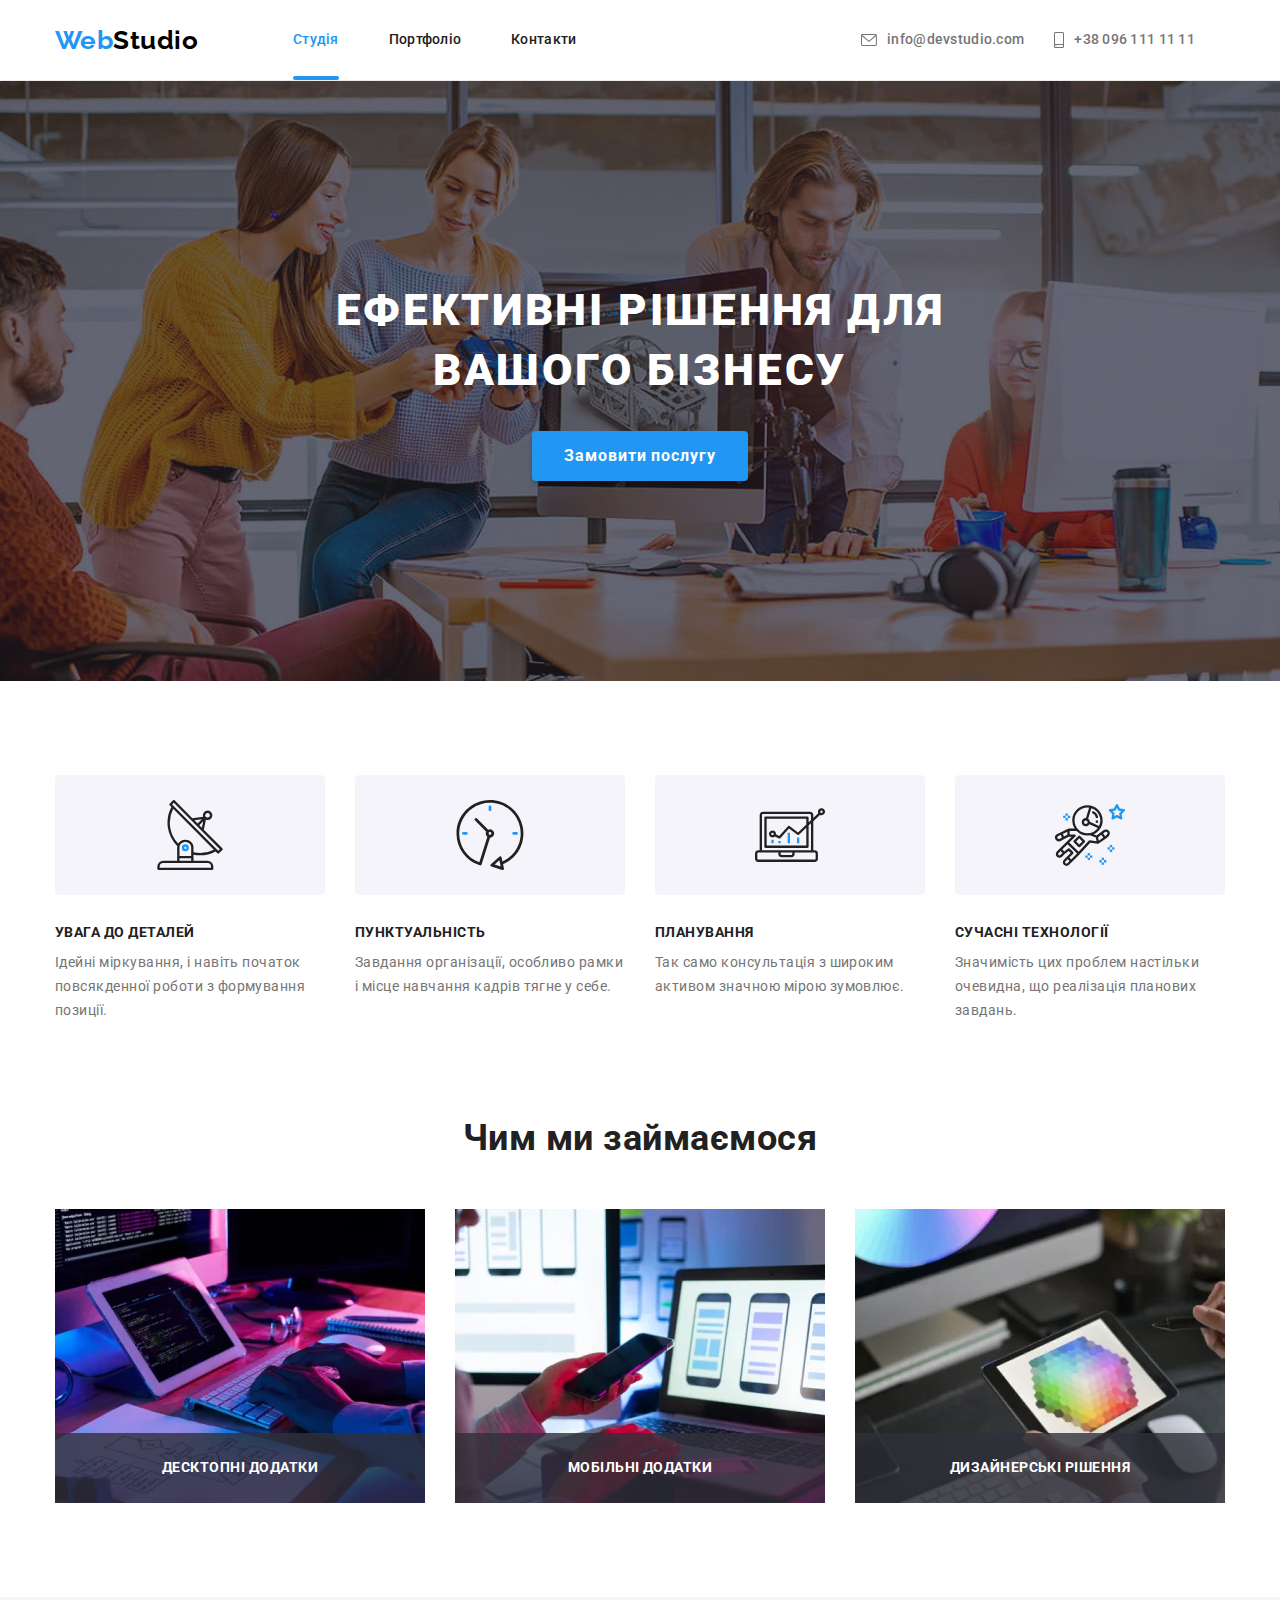
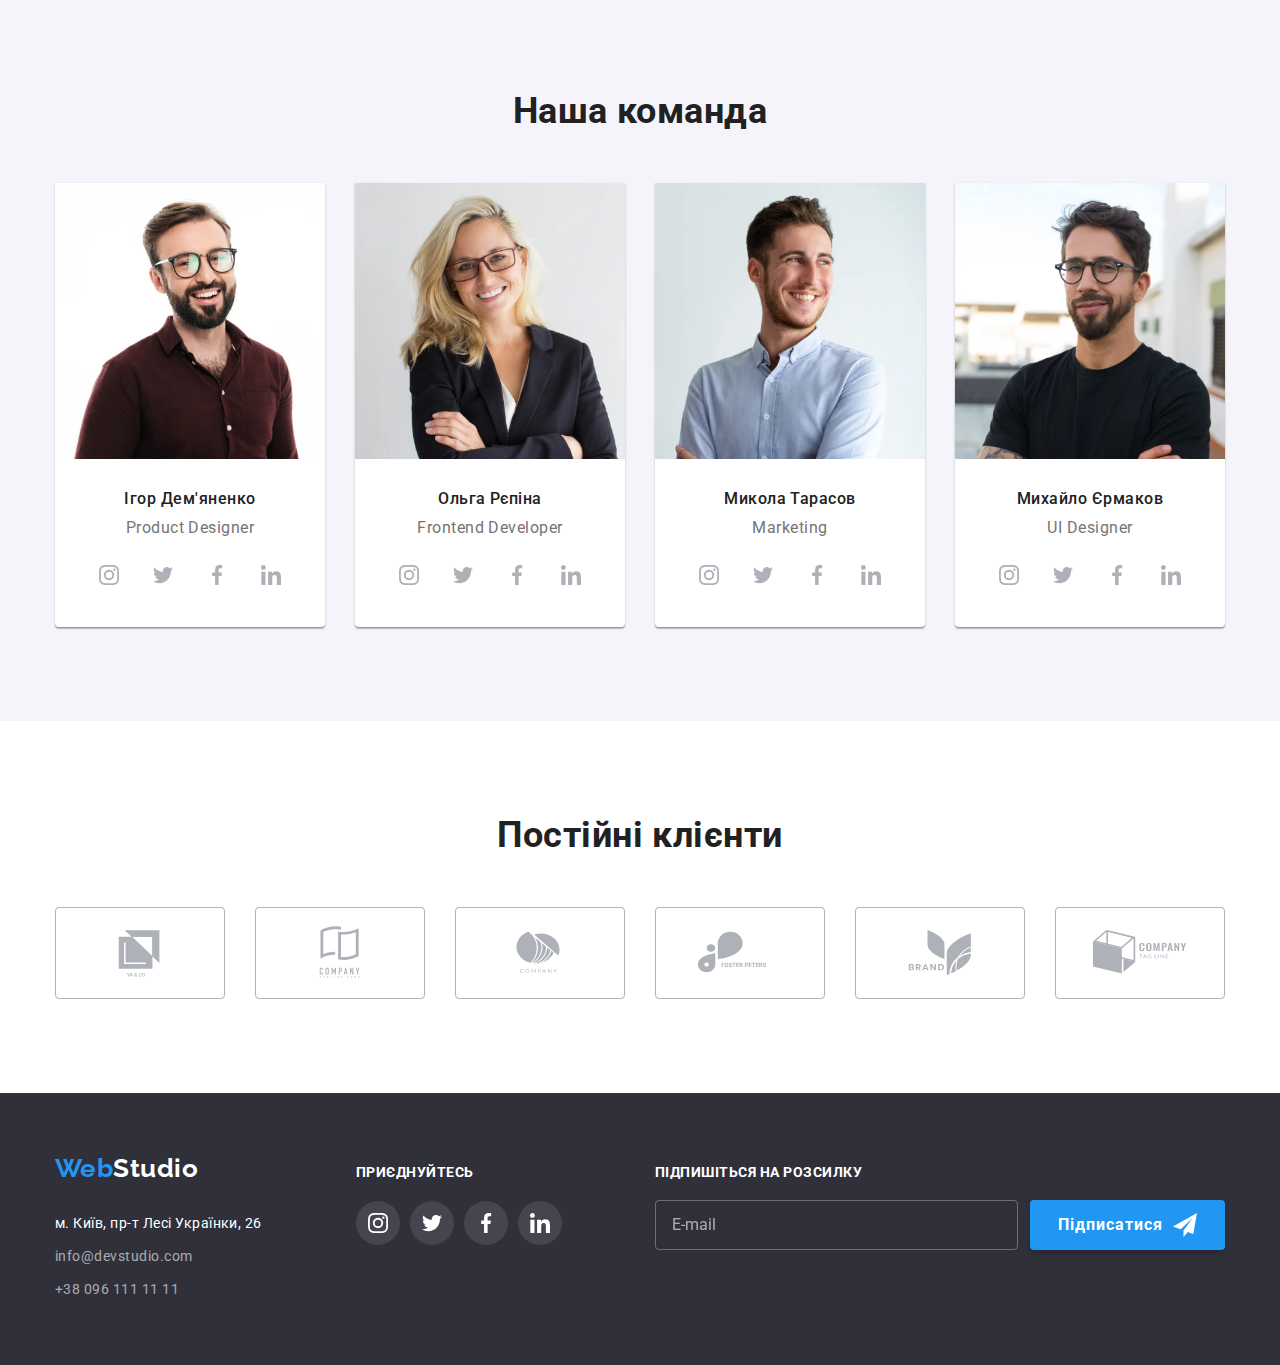
<file: index.html>
<!DOCTYPE html>
<html lang="uk">
  <head>
    <meta charset="UTF-8" />
    <meta http-equiv="X-UA-Compatible" content="IE=edge" />
    <meta name="viewport" content="width=device-width, initial-scale=1.0" />
    <title>Студія</title>
    <link
      href="https://fonts.googleapis.com/css2?family=Raleway:wght@700&family=Roboto:wght@400;500;700;900&display=swap"
      rel="stylesheet"
    />
    <link
      rel="stylesheet"
      href="https://cdnjs.cloudflare.com/ajax/libs/modern-normalize/1.1.0/modern-normalize.min.css"
    />
    <link rel="stylesheet" href="./css/main.min.css">
  </head>

  <body>
    <!-- Шапка -->

    <header>
      <div class="container header-container">
        <nav class="site-nav">
          <a class="logo header-logo" href="./index.html"> <span class="logo__part">Web</span>Studio</a>

          <button class="mobile-open js-open-menu" aria-expanded="false" aria-controls="mobile-menu" type="button">
            <svg width="40" height="40">
              <use href="./images/icons.svg#icon-menu"></use>
            </svg>
          </button>

          <ul class="site-nav__list">
            <li class="site-nav__item">
              <a class="site-nav__link site-nav__link--current" href="./index.html">Студія</a>
            </li>

            <li class="site-nav__item">
              <a class="site-nav__link" href="./portfolio.html">Портфоліо</a>
            </li>

            <li class="site-nav__item">
              <a class="site-nav__link" href="#">Контакти</a>
            </li>
          </ul>
        </nav>

        <ul class="contact-list">
          <li class="contact-list__item">
            <a class="contact-list__link" href="mailto:info@devstudio.com">
              <svg class="contact-list__icon" width="16" height="12">
                <use href="./images/icons.svg#icon-envelope"></use>
              </svg>
              info@devstudio.com
            </a>
          </li>

          <li class="contact-list__item">
            <a class="contact-list__link" href="tel:+380961111111">
              <svg class="contact-list__icon" width="10" height="16">
                <use href="./images/icons.svg#icon-smartphone"></use>
              </svg>
              +38 096 111 11 11
            </a>
          </li>
        </ul>
      </div>
    </header>

    <main>
      <!-- Герой -->
      <section class="hero-section section">
        <div class="container">
          <div class="hero-container">
            <h1 class="hero-section__title">Ефективні рішення для вашого бізнесу</h1>
            <button class="hero-section__button button" type="button" data-modal-open>Замовити послугу</button>
          </div>
        </div>
      </section>

      <!-- Особливості -->

      <section class="section">
        <div class="container">
          <h2 class="visually-hidden">Особливості</h2>

          <ul class="features-list">
            <li class="features-list__item">
              <div class="features-list__icon">
                <svg width="70" height="70">
                  <use href="./images/icons.svg#icon-antenna"></use>
                </svg>
              </div>
              <h3 class="features-list__title">УВАГА ДО ДЕТАЛЕЙ</h3>
              <p class="features-list__text">
                Ідейні міркування, і навіть початок повсякденної роботи з формування позиції.
              </p>
            </li>

            <li class="features-list__item">
              <div class="features-list__icon">
                <svg width="70" height="70">
                  <use href="./images/icons.svg#icon-clock"></use>
                </svg>
              </div>
              <h3 class="features-list__title">ПУНКТУАЛЬНІСТЬ</h3>
              <p class="features-list__text">
                Завдання організації, особливо рамки і місце навчання кадрів тягне у себе.
              </p>
            </li>

            <li class="features-list__item">
              <div class="features-list__icon">
                <svg width="70" height="70">
                  <use href="./images/icons.svg#icon-diagram"></use>
                </svg>
              </div>
              <h3 class="features-list__title">ПЛАНУВАННЯ</h3>
              <p class="features-list__text">Так само консультація з широким активом значною мірою зумовлює.</p>
            </li>

            <li class="features-list__item">
              <div class="features-list__icon">
                <svg width="70" height="70">
                  <use href="./images/icons.svg#icon-astronaut"></use>
                </svg>
              </div>
              <h3 class="features-list__title">СУЧАСНІ ТЕХНОЛОГІЇ</h3>
              <p class="features-list__text">
                Значимість цих проблем настільки очевидна, що реалізація планових завдань.
              </p>
            </li>
          </ul>
        </div>
      </section>

      <!-- Чим ми займаємось -->

      <section class="services">
        <div class="container">
          <h2 class="services__title">Чим ми займаємося</h2>
          <ul class="services__list">
            <li class="services__item">
              <picture>
                <source srcset="./images/keyboard-1x.webp 1x, ./images/keyboard-2x.webp 2x" type="image/webp">
                <source srcset="./images/keyboard-1x.jpg 1x, ./images/keyboard-2x.jpg 2x" type="image/jpg">
                <img src="./images/keyboard-1x.jpg" alt="робота на комп'ютері" width="370" />
              </picture>
              
              <div class="services__label">
                <p class="services__label-text">Десктопні додатки</p>
              </div>
            </li>

            <li class="services__item">
              <picture>
                <source srcset="./images/laptop-1x.webp 1x, ./images/laptop-2x.webp 2x" type="image/webp">
                <source srcset="./images/laptop-1x.jpg 1x, ./images/laptop-2x.jpg 2x" type="image/jpg">
                <img src="./images/laptop-1x.jpg" alt="робота з ноутбуком" width="370" />
              </picture>
              
              <div class="services__label">
                <p class="services__label-text">Мобільні додатки</p>
              </div>
            </li>

            <li class="services__item">
              <picture>
                <source srcset="./images/tablet-1x.webp 1x, ./images/tablet-2x.webp 2x" type="image/webp">
                <source srcset="./images/tablet-1x.jpg 1x, ./images/tablet-2x.jpg 2x" type="image/jpg">
                <img src="./images/tablet-1x.jpg" alt="робота на планшеті" width="370" />
              </picture>
              
              <div class="services__label">
                <p class="services__label-text">Дизайнерські рішення</p>
              </div>
            </li>
          </ul>
        </div>
      </section>

      <!-- Команда -->

      <section class="team section">
        <div class="container">
          <h2 class="team__title">Наша команда</h2>
          <ul class="team__list">
            <li class="team__item">
              <picture>
                <source srcset="./images/demianenko-1x.webp 1x, ./images/demianenko-2x.webp 2x" type="image/webp">
                <source srcset="./images/demianenko-1x.jpg 1x, ./images/demianenko-2x.jpg 2x" type="image/jpg">
                <img src="./images/demianenko-1x.jpg" alt="фото Ігора Дем'яненко" width="100%" />
              </picture>
              
              <div class="team__member">
                <h3 class="team__name">Ігор Дем'яненко</h3>
                <p class="team__position" lang="en">Product Designer</p>

                <ul class="socials-list team-socials-list">
                  <li class="socials-list__item">
                    <a class="socials-list__link team-socials-list__link" href="#">
                      <svg width="20" height="20">
                        <use href="./images/icons.svg#icon-instagram"></use>
                      </svg>
                    </a>
                  </li>
                  <li class="socials-list__item">
                    <a class="socials-list__link team-socials-list__link" href="#">
                      <svg width="20" height="20">
                        <use href="./images/icons.svg#icon-twitter"></use>
                      </svg>
                    </a>
                  </li>
                  <li class="socials-list__item">
                    <a class="socials-list__link team-socials-list__link" href="#">
                      <svg width="20" height="20">
                        <use href="./images/icons.svg#icon-facebook"></use>
                      </svg>
                    </a>
                  </li>
                  <li class="socials-list__item">
                    <a class="socials-list__link team-socials-list__link" href="#">
                      <svg width="20" height="20">
                        <use href="./images/icons.svg#icon-linkedin"></use>
                      </svg>
                    </a>
                  </li>
                </ul>
              </div>
            </li>
            <li class="team__item">
              <picture>
                <source srcset="./images/repina-1x.webp 1x, ./images/repina-2x.webp 2x" type="image/webp">
                <source srcset="./images/repina-1x.jpg 1x, ./images/repina-2x.jpg 2x" type="image/jpg">
                <img src="./images/repina-1x.jpg" alt="фото Ольги Рєпіної" width="100%" />
              </picture>
              
              <div class="team__member">
                <h3 class="team__name">Ольга Рєпіна</h3>
                <p class="team__position" lang="en">Frontend Developer</p>
                <ul class="socials-list team-socials-list">
                  <li class="socials-list__item">
                    <a class="socials-list__link team-socials-list__link" href="#">
                      <svg width="20" height="20">
                        <use href="./images/icons.svg#icon-instagram"></use>
                      </svg>
                    </a>
                  </li>
                  <li class="socials-list__item">
                    <a class="socials-list__link team-socials-list__link" href="#">
                      <svg width="20" height="20">
                        <use href="./images/icons.svg#icon-twitter"></use>
                      </svg>
                    </a>
                  </li>
                  <li class="socials-list__item">
                    <a class="socials-list__link team-socials-list__link" href="#">
                      <svg width="20" height="20">
                        <use href="./images/icons.svg#icon-facebook"></use>
                      </svg>
                    </a>
                  </li>
                  <li class="socials-list__item">
                    <a class="socials-list__link team-socials-list__link" href="#">
                      <svg width="20" height="20">
                        <use href="./images/icons.svg#icon-linkedin"></use>
                      </svg>
                    </a>
                  </li>
                </ul>
              </div>
            </li>
            <li class="team__item">
              <picture>
                <source srcset="./images/tarasov-1x.webp 1x, ./images/tarasov-2x.webp 2x" type="image/webp">
                <source srcset="./images/tarasov-1x.jpg 1x, ./images/tarasov-2x.jpg 2x" type="image/jpg">
                <img src="./images/tarasov-1x.jpg" alt="фото Миколи Тарасова" width="100%" />
              </picture>
              
              <div class="team__member">
                <h3 class="team__name">Микола Тарасов</h3>
                <p class="team__position" lang="en">Marketing</p>
                <ul class="socials-list team-socials-list">
                  <li class="socials-list__item">
                    <a class="socials-list__link team-socials-list__link" href="#">
                      <svg width="20" height="20">
                        <use href="./images/icons.svg#icon-instagram"></use>
                      </svg>
                    </a>
                  </li>
                  <li class="socials-list__item">
                    <a class="socials-list__link team-socials-list__link" href="#">
                      <svg width="20" height="20">
                        <use href="./images/icons.svg#icon-twitter"></use>
                      </svg>
                    </a>
                  </li>
                  <li class="socials-list__item">
                    <a class="socials-list__link team-socials-list__link" href="#">
                      <svg width="20" height="20">
                        <use href="./images/icons.svg#icon-facebook"></use>
                      </svg>
                    </a>
                  </li>
                  <li class="socials-list__item">
                    <a class="socials-list__link team-socials-list__link" href="#">
                      <svg width="20" height="20">
                        <use href="./images/icons.svg#icon-linkedin"></use>
                      </svg>
                    </a>
                  </li>
                </ul>
              </div>
            </li>
            <li class="team__item">
              <picture>
                <source srcset="./images/iermakov-1x.webp 1x, ./images/iermakov-2x.webp 2x" type="image/webp">
                <source srcset="./images/iermakov-1x.jpg 1x, ./images/iermakov-2x.jpg 2x" type="image/jpg">
                <img src="./images/iermakov-1x.jpg" alt="фото Михайла Єрмакова" width="100%" />
              </picture>
              
              <div class="team__member">
                <h3 class="team__name">Михайло Єрмаков</h3>
                <p class="team__position" lang="en">UI Designer</p>
                <ul class="socials-list team-socials-list">
                  <li class="socials-list__item">
                    <a class="socials-list__link team-socials-list__link" href="#">
                      <svg width="20" height="20">
                        <use href="./images/icons.svg#icon-instagram"></use>
                      </svg>
                    </a>
                  </li>
                  <li class="socials-list__item">
                    <a class="socials-list__link team-socials-list__link" href="#">
                      <svg width="20" height="20">
                        <use href="./images/icons.svg#icon-twitter"></use>
                      </svg>
                    </a>
                  </li>
                  <li class="socials-list__item">
                    <a class="socials-list__link team-socials-list__link" href="#">
                      <svg width="20" height="20">
                        <use href="./images/icons.svg#icon-facebook"></use>
                      </svg>
                    </a>
                  </li>
                  <li class="socials-list__item">
                    <a class="socials-list__link team-socials-list__link" href="#">
                      <svg width="20" height="20">
                        <use href="./images/icons.svg#icon-linkedin"></use>
                      </svg>
                    </a>
                  </li>
                </ul>
              </div>
            </li>
          </ul>
        </div>
      </section>

      <!-- Постійні клієнти -->

      <section class="clients">
        <div class="container">
          <h2 class="clients__title">Постійні клієнти</h2>
          <ul class="clients__list">
            <li class="clients__item">
              <a class="clients__link" href="#">
                <svg width="106" height="60">
                  <use href="./images/icons.svg#icon-yaco"></use>
                </svg>
              </a>
            </li>
            <li class="clients__item">
              <a class="clients__link" href="#">
                <svg width="106" height="60">
                  <use href="./images/icons.svg#icon-companyh"></use>
                </svg>
              </a>
            </li>
            <li class="clients__item">
              <a class="clients__link" href="#">
                <svg width="106" height="60">
                  <use href="./images/icons.svg#icon-company"></use>
                </svg>
              </a>
            </li>
            <li class="clients__item">
              <a class="clients__link" href="#">
                <svg width="106" height="60">
                  <use href="./images/icons.svg#icon-fosterpeters"></use>
                </svg>
              </a>
            </li>
            <li class="clients__item">
              <a class="clients__link" href="#">
                <svg width="106" height="60">
                  <use href="./images/icons.svg#icon-brand"></use>
                </svg>
              </a>
            </li>
            <li class="clients__item">
              <a class="clients__link" href="#">
                <svg width="106" height="60">
                  <use href="./images/icons.svg#icon-tagline"></use>
                </svg>
              </a>
            </li>
          </ul>
        </div>
      </section>
    </main>

<!-- Підвал -->

    <footer class="footer">
      <div class="container footer-container">
        <div>
          <a href="./index.html" class="logo footer-logo"> <span class="logo__part">Web</span>Studio</a>
          
   <!-- Адреса -->
          <address>
            <ul class="address-list">
              <li>
                <a
                  class="address-list__link"
                  href="https://goo.gl/maps/CPtrU1FHBa2aNyZL9"
                  target="_blank"
                  rel="noopener noreferrer nofollow"
                  >м. Київ, пр-т Лесі Українки, 26</a
                >
              </li>
              <li>
                <a class="address-list__item" href="mailto:info@devstudio.com">info@devstudio.com</a>
              </li>
              <li>
                <a class="address-list__item" href="tel:+380961111111">+38 096 111 11 11</a>
              </li>
            </ul>
          </address>
        </div>

<!-- Приєднуйтесь -->

        <div class="join">
          <h3 class="join__title">Приєднуйтесь</h3>
          <ul class="socials-list join-list">
            <li class="join-list__item socials-list__item">
              <a class="join-list__link socials-list__link" href="#">
                <svg width="20" height="20">
                  <use href="./images/icons.svg#icon-instagram"></use>
                </svg>
              </a>
            </li>
            <li class="join-list__item socials-list__item">
              <a class="join-list__link socials-list__link" href="#">
                <svg width="20" height="20">
                  <use href="./images/icons.svg#icon-twitter"></use>
                </svg>
              </a>
            </li>
            <li class="join-list__item socials-list__item">
              <a class="join-list__link socials-list__link" href="#">
                <svg width="20" height="20">
                  <use href="./images/icons.svg#icon-facebook"></use>
                </svg>
              </a>
            </li>
            <li class="join-list__item socials-list__item">
              <a class="join-list__link socials-list__link" href="#">
                <svg width="20" height="20">
                  <use href="./images/icons.svg#icon-linkedin"></use>
                </svg>
              </a>
            </li>
          </ul>
        </div>

<!-- Підпишіться -->

        <div class="subscribe">
          <h3 class="subscribe__title">Підпишіться на розсилку</h3>
          <form class="subscribe-form">
            <input class="subscribe-form__input" type="email" name="user-email" placeholder="E-mail" />
            <button class="button subscribe-btn" type="submit">
              Підписатися
              <svg class="subscribe-btn__icon" width="24" height="24">
                <use href="./images/icons.svg#icon-send"></use>
              </svg>
            </button>
          </form>
        </div>
      </div>
    </footer>

<!-- Мобільне меню -->

    <div class="mobile-menu js-menu-container" id="mobile-menu">
      <div class="container mobile-menu__container">

        <button class="mobile-menu__close js-close-menu" type="button">
          <svg width="40" height="40">
            <use href="./images/icons.svg#icon-menu-close"></use>
          </svg>
        </button>

        <ul class="mobile-menu__list">
          <li class="mobile-menu__item">
            <a class="mobile-menu__link mobile-menu__link--current" href="./index.html">Студія</a>
          </li>

          <li class="mobile-menu__item">
            <a class="mobile-menu__link" href="./portfolio.html">Портфоліо</a>
          </li>

          <li class="mobile-menu__item">
            <a class="mobile-menu__link" href="#">Контакти</a>
          </li>
        </ul>
        <ul class="mobile-contact-list">
          <li class="mobile-contact-list__item">
            <a class="mobile-contact-list__tel" href="tel:+380961111111">+38 096 111 11 11</a>
          </li>
          <li class="mobile-contact-list__item">
            <a class="mobile-contact-list__mail" href="mailto:info@devstudio.com">info@devstudio.com</a>
          </li>
        </ul>
        <ul class="mobile-socials">
          <li class="mobile-socials__item">
            <a class="mobile-socials__link" href="">Instagram</a>
          </li>
          <li class="mobile-socials__item">
            <a class="mobile-socials__link" href="">Twitter</a>
          </li>
          <li class="mobile-socials__item">
            <a class="mobile-socials__link" href="">Facebook</a>
          </li>
          <li class="mobile-socials__item">
            <a class="mobile-socials__link" href="">LinkedIn</a>
          </li>
        </ul>
      </div>
    </div>

<!-- Модалка -->

    <div class="backdrop is-hidden" data-modal>
      <div class="modal">
        <button class="close-btn" type="button" data-modal-close>
          <svg width="18" height="18">
            <use href="./images/icons.svg#icon-close-black"></use>
          </svg>
        </button>
        

        <form class="form" name="contact-form" autocomplete="on">
          <h2 class="form__title">Залиште свої дані, ми вам передзвонимо</h2>
          <label class="form__label" for="user-name">Ім'я</label>
          <div class="form__field">
            <input class="form__input" id="user-name" type="text" name="user-name"/>
            <svg class="form__icon" width="18" height="18">
              <use href="./images/icons.svg#icon-user"></use>
            </svg>
          </div>

          <label class="form__label" for="user-tel">Телефон</label>
          <div class="form__field">
            <input class="form__input" id="user-tel" type="tel" name="user-tel" />
            <svg class="form__icon" width="18" height="18">
              <use href="./images/icons.svg#icon-phone"></use>
            </svg>
          </div>

          <label class="form__label" for="user-email">Пошта</label>
          <div class="form__field">
            <input class="form__input" id="user-email" type="email" name="user-email" />
            <svg class="form__icon" width="18" height="18">
              <use href="./images/icons.svg#icon-mail"></use>
            </svg>
          </div>

          <label class="form__label" for="user-comment">Коментар</label>
          <textarea
            class="form__textarea"
            name="user-comment"
            id="user-comment"
            placeholder="Введіть текст"
          ></textarea>

          <div class="checkbox">
            <label class="checkbox__label" for="terms-checkbox">
              <input
                class="checkbox__input"
                type="checkbox"
                name="terms-checkbox"
                id="terms-checkbox"
              />
              <svg class="checkbox__icon" width="16" height="15">
                <use href="./images/icons.svg#icon-check"></use>
              </svg>
              Погоджуюся з розсилкою та приймаю <a class="checkbox__link" href="#">Умови договору</a></label
            >
          </div>

          <button class="button form__button" type="submit">Відправити</button>
        </form>
      </div>
    </div>
    
    <script src="./js/mobile-menu.js"></script>
    <script src="./js/modal.js"></script>
  </body>
</html>
</file>
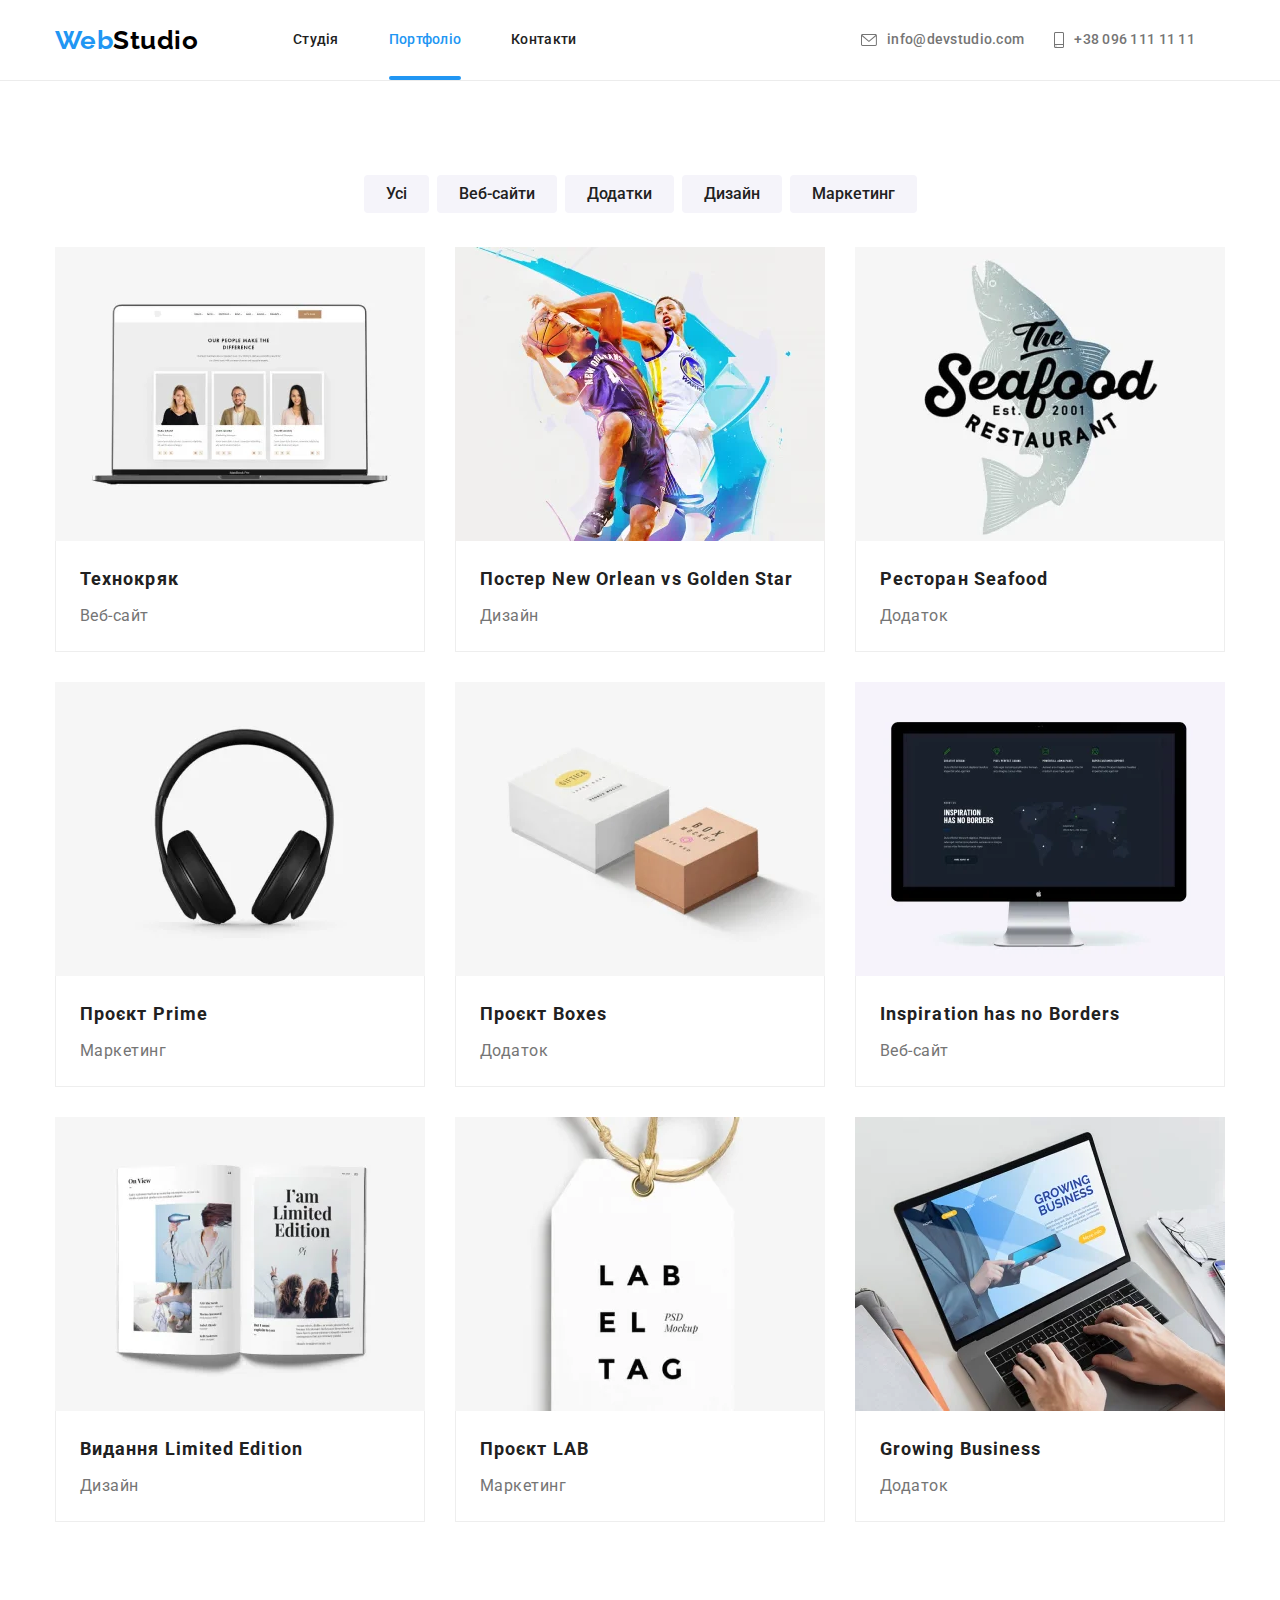
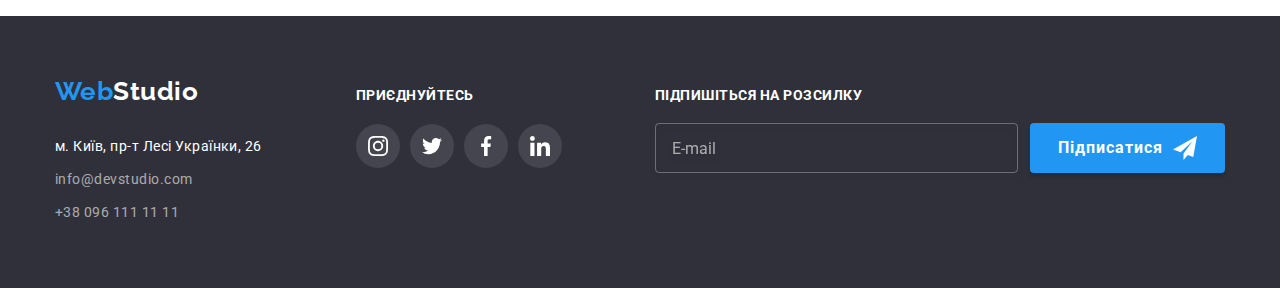
<file: portfolio.html>
<!DOCTYPE html>
<html lang="uk">
  <head>
    <meta charset="UTF-8" />
    <meta http-equiv="X-UA-Compatible" content="IE=edge" />
    <meta name="viewport" content="width=device-width, initial-scale=1.0" />
    <title>Портфоліо</title>
    <link
      href="https://fonts.googleapis.com/css2?family=Raleway:wght@700&family=Roboto:wght@400;500;700;900&display=swap"
      rel="stylesheet"
    />
    <link
      rel="stylesheet"
      href="https://cdnjs.cloudflare.com/ajax/libs/modern-normalize/1.1.0/modern-normalize.min.css"
    />
    <link rel="stylesheet" href="./css/main.min.css">
  </head>

  <body>
<!-- Шапка -->
    <header>
      <!-- <div class="container"> -->
        <div class="container header-container">
          <nav class="site-nav">
            <a class="logo header-logo" href="./index.html"> <span class="logo__part">Web</span>Studio</a>

            <button class="mobile-open js-open-menu" aria-expanded="false" aria-controls="mobile-menu" type="button">
              <svg width="40" height="40">
                <use href="./images/icons.svg#icon-menu"></use>
              </svg>
            </button>

            <ul class="site-nav__list">
              <li class="site-nav__item">
                <a class="site-nav__link" href="./index.html">Студія</a>
              </li>

              <li class="site-nav__item">
                <a class="site-nav__link site-nav__link--current" href="./portfolio.html">Портфоліо</a>
              </li>

              <li class="site-nav__item">
                <a class="site-nav__link" href="#">Контакти</a>
              </li>
            </ul>
          </nav>

          <ul class="contact-list">
            <li class="contact-list__item">
              <a class="contact-list__link" href="mailto:info@devstudio.com">
                <svg class="contact-list__icon" width="16" height="12">
                  <use href="./images/icons.svg#icon-envelope"></use>
                </svg>
                info@devstudio.com
              </a>
            </li>

            <li class="contact-list__item">
              <a class="contact-list__link" href="tel:+380961111111">
                <svg class="contact-list__icon" width="10" height="16">
                  <use href="./images/icons.svg#icon-smartphone"></use>
                </svg>
                +38 096 111 11 11
              </a>
            </li>
          </ul>
        </div>
      <!-- </div> -->
    </header>

    <main>
<!-- Портфоліо -->

      <section class="portfolio">
        <div class="container">
          <div class="filters">
            <h1 class="visually-hidden">Проєкти</h1>

          <ul class="filters__list">
            <li class="filters__item">
              <button class="filters__button" type="button">Усі</button>
            </li>
            <li class="filters__item">
              <button class="filters__button" type="button">Веб-сайти</button>
            </li>
            <li class="filters__item">
              <button class="filters__button" type="button">Додатки</button>
            </li>
            <li class="filters__item">
              <button class="filters__button" type="button">Дизайн</button>
            </li>
            <li class="filters__item">
              <button class="filters__button" type="button">Маркетинг</button>
            </li>
          </ul>
          </div>
          
     <!-- Картки -->
          <div class="projects">
            <ul class="projects__list">
              <li class="projects__item">
                <a class="projects__link" href="#">
                  <div class="projects__thumb">
                    <picture>
                      <source srcset="./images/project1-1x.webp 1x, ./images/project1-2x.webp 2x" type="image/webp">
                      <source srcset="./images/project1-1x.jpg 1x, ./images/project1-2x.jpg 2x" type="image/jpg">
                      <img src="./images/project1-1x.jpg" alt="сайт відкритий на ноутбуці" width="100%" />
                    </picture>
                    
                    <div class="projects__overlay">
                      <p class="projects__text">
                        Ресурс пропонує комплексні пропозиції з різним рівнем функціоналу та сервісів.
                        Все це дозволить відвідувачу отримати вичерпні відомості про компанію чи
                        приватну особу.
                      </p>
                    </div>
                  </div>
                  <div class="projects__border">
                    <h2 class="projects__title">Технокряк</h2>
                    <p class="projects__name">Веб-сайт</p>
                  </div>
                </a>
              </li>

              <li class="projects__item">
                <a class="projects__link" href="#">
                  <div class="projects__thumb">
                    <picture>
                      <source srcset="./images/project2-1x.webp 1x, ./images/project2-2x.webp 2x" type="image/webp">
                      <source srcset="./images/project2-1x.jpg 1x, ./images/project2-2x.jpg 2x" type="image/jpg">
                      <img src="./images/project2-1x.jpg" alt="баскетбольний постер" width="100%" />
                    </picture>
                    
                    <div class="projects__overlay">
                      <p class="projects__text">
                        Ресурс пропонує комплексні пропозиції з різним рівнем функціоналу та сервісів.
                        Все це дозволить відвідувачу отримати вичерпні відомості про компанію чи
                        приватну особу.
                      </p>
                    </div>
                  </div>

                  <div class="projects__border">
                    <h2 class="projects__title">Постер <span lang="en">New Orlean vs Golden Star</span></h2>
                    <p class="projects__name">Дизайн</p>
                  </div>
                </a>
              </li>

              <li class="projects__item">
                <a class="projects__link" href="#">
                  <div class="projects__thumb">
                    <picture>
                      <source srcset="./images/project3-1x.webp 1x, ./images/project3-2x.webp 2x" type="image/webp">
                      <source srcset="./images/project3-1x.jpg 1x, ./images/project3-2x.jpg 2x" type="image/jpg">
                      <img src="./images/project3-1x.jpg" alt="логотип ресторану" width="100%" />
                    </picture>
                    
                    <div class="projects__overlay">
                      <p class="projects__text">
                        Ресурс пропонує комплексні пропозиції з різним рівнем функціоналу та сервісів.
                        Все це дозволить відвідувачу отримати вичерпні відомості про компанію чи
                        приватну особу.
                      </p>
                    </div>
                  </div>
                  <div class="projects__border">
                    <h2 class="projects__title">Ресторан <span lang="en">Seafood</span></h2>
                    <p class="projects__name">Додаток</p>
                  </div>
                </a>
              </li>

              <li class="projects__item">
                <a class="projects__link" href="#">
                  <div class="projects__thumb">
                    <picture>
                      <source srcset="./images/project4-1x.webp 1x, ./images/project4-2x.webp 2x" type="image/webp">
                      <source srcset="./images/project4-1x.jpg 1x, ./images/project4-2x.jpg 2x" type="image/jpg">
                      <img src="./images/project4-1x.jpg" alt="навушники" width="100%" />
                    </picture>
                    
                    <div class="projects__overlay">
                      <p class="projects__text">
                        Ресурс пропонує комплексні пропозиції з різним рівнем функціоналу та сервісів.
                        Все це дозволить відвідувачу отримати вичерпні відомості про компанію чи
                        приватну особу.
                      </p>
                    </div>
                  </div>
                  <div class="projects__border">
                    <h2 class="projects__title">Проєкт <span lang="en">Prime</span></h2>
                    <p class="projects__name">Маркетинг</p>
                  </div>
                </a>
              </li>

              <li class="projects__item">
                <a class="projects__link" href="#">
                  <div class="projects__thumb">
                    <picture>
                      <source srcset="./images/project5-1x.webp 1x, ./images/project5-2x.webp 2x" type="image/webp">
                      <source srcset="./images/project5-1x.jpg 1x, ./images/project5-2x.jpg 2x" type="image/jpg">
                      <img src="./images/project5-1x.jpg" alt="коробочки" width="100%" />
                    </picture>
                    
                    <div class="projects__overlay">
                      <p class="projects__text">
                        Ресурс пропонує комплексні пропозиції з різним рівнем функціоналу та сервісів.
                        Все це дозволить відвідувачу отримати вичерпні відомості про компанію чи
                        приватну особу.
                      </p>
                    </div>
                  </div>
                  <div class="projects__border">
                    <h2 class="projects__title">Проєкт <span lang="en">Boxes</span></h2>
                    <p class="projects__name">Додаток</p>
                  </div>
                </a>
              </li>

              <li class="projects__item">
                <a class="projects__link" href="#">
                  <div class="projects__thumb">
                    <picture>
                      <source srcset="./images/project6-1x.webp 1x, ./images/project6-2x.webp 2x" type="image/webp">
                      <source srcset="./images/project6-1x.jpg 1x, ./images/project6-2x.jpg 2x" type="image/jpg">
                      <img src="./images/project6-1x.jpg" alt="монітор" width="100%" />
                    </picture>
                    
                    <div class="projects__overlay">
                      <p class="projects__text">
                        Ресурс пропонує комплексні пропозиції з різним рівнем функціоналу та сервісів.
                        Все це дозволить відвідувачу отримати вичерпні відомості про компанію чи
                        приватну особу.
                      </p>
                    </div>
                  </div>
                  <div class="projects__border">
                    <h2 class="projects__title" lang="en">Inspiration has no Borders</h2>
                    <p class="projects__name">Веб-сайт</p>
                  </div>
                </a>
              </li>

              <li class="projects__item">
                <a class="projects__link" href="#">
                  <div class="projects__thumb">
                    <picture>
                      <source srcset="./images/project7-1x.webp 1x, ./images/project7-2x.webp 2x" type="image/webp">
                      <source srcset="./images/project7-1x.jpg 1x, ./images/project7-2x.jpg 2x" type="image/jpg">
                      <img src="./images/project7-1x.jpg" alt="журнал" width="100%" />
                    </picture>
                    
                    <div class="projects__overlay">
                      <p class="projects__text">
                        Ресурс пропонує комплексні пропозиції з різним рівнем функціоналу та сервісів.
                        Все це дозволить відвідувачу отримати вичерпні відомості про компанію чи
                        приватну особу.
                      </p>
                    </div>
                  </div>
                  <div class="projects__border">
                    <h2 class="projects__title">Видання <span lang="en">Limited Edition</span></h2>
                    <p class="projects__name">Дизайн</p>
                  </div>
                </a>
              </li>

              <li class="projects__item">
                <a class="projects__link" href="#">
                  <div class="projects__thumb">
                    <picture>
                      <source srcset="./images/project8-1x.webp 1x, ./images/project8-2x.webp 2x" type="image/webp">
                      <source srcset="./images/project8-1x.jpg 1x, ./images/project8-2x.jpg 2x" type="image/jpg">
                      <img src="./images/project8-1x.jpg" alt="бирка" width="100%" />
                    </picture>
                    
                    <div class="projects__overlay">
                      <p class="projects__text">
                        Ресурс пропонує комплексні пропозиції з різним рівнем функціоналу та сервісів.
                        Все це дозволить відвідувачу отримати вичерпні відомості про компанію чи
                        приватну особу.
                      </p>
                    </div>
                  </div>
                  <div class="projects__border">
                    <h2 class="projects__title">Проєкт <span lang="en">LAB</span></h2>
                    <p class="projects__name">Маркетинг</p>
                  </div>
                </a>
              </li>

              <li class="projects__item">
                <a class="projects__link" href="#">
                  <div class="projects__thumb">
                    <picture>
                      <source srcset="./images/project9-1x.webp 1x, ./images/project9-2x.webp 2x" type="image/webp">
                      <source srcset="./images/project9-1x.jpg 1x, ./images/project9-2x.jpg 2x" type="image/jpg">
                      <img src="./images/project9-1x.jpg" alt="руки на клавіатурі ноутбука" width="100%" />
                    </picture>
                    
                    <div class="projects__overlay">
                      <p class="projects__text">
                        Ресурс пропонує комплексні пропозиції з різним рівнем функціоналу та сервісів.
                        Все це дозволить відвідувачу отримати вичерпні відомості про компанію чи
                        приватну особу.
                      </p>
                    </div>
                  </div>
                  <div class="projects__border">
                    <h2 class="projects__title" lang="en">Growing Business</h2>
                    <p class="projects__name">Додаток</p>
                  </div>
                </a>
              </li>
            </ul>
          </div>
          
        </div>
      </section>
    </main>

<!-- Підвал -->
    <footer class="footer">
      <div class="container footer-container">
        <div>
          <a href="./index.html" class="logo footer-logo"> <span class="logo__part">Web</span>Studio</a>

          <address>
            <ul class="address-list">
              <li>
                <a
                  class="address-list__link"
                  href="https://goo.gl/maps/CPtrU1FHBa2aNyZL9"
                  target="_blank"
                  rel="noopener noreferrer nofollow"
                  >м. Київ, пр-т Лесі Українки, 26</a
                >
              </li>
              <li>
                <a class="address-list__item" href="mailto:info@devstudio.com">info@devstudio.com</a>
              </li>
              <li>
                <a class="address-list__item" href="tel:+380961111111">+38 096 111 11 11</a>
              </li>
            </ul>
          </address>
        </div>

<!-- Приєднуйтесь -->

        <div class="join">
          <h3 class="join__title">Приєднуйтесь</h3>
          <ul class="socials-list join-list">
            <li class="join-list__item socials-list__item">
              <a class="join-list__link socials-list__link" href="#">
                <svg width="20" height="20">
                  <use href="./images/icons.svg#icon-instagram"></use>
                </svg>
              </a>
            </li>
            <li class="join-list__item socials-list__item">
              <a class="join-list__link socials-list__link" href="#">
                <svg width="20" height="20">
                  <use href="./images/icons.svg#icon-twitter"></use>
                </svg>
              </a>
            </li>
            <li class="join-list__item socials-list__item">
              <a class="join-list__link socials-list__link" href="#">
                <svg width="20" height="20">
                  <use href="./images/icons.svg#icon-facebook"></use>
                </svg>
              </a>
            </li>
            <li class="join-list__item socials-list__item">
              <a class="join-list__link socials-list__link" href="#">
                <svg width="20" height="20">
                  <use href="./images/icons.svg#icon-linkedin"></use>
                </svg>
              </a>
            </li>
          </ul>
        </div>

<!-- Підпишіться -->

        <div class="subscribe">
          <h3 class="subscribe__title">Підпишіться на розсилку</h3>
          <form class="subscribe-form">
            <input class="subscribe-form__input" type="email" name="user-email" placeholder="E-mail" />
            <button class="button subscribe-btn" type="submit">
              Підписатися
              <svg class="subscribe-btn__icon" width="24" height="24">
                <use href="./images/icons.svg#icon-send"></use>
              </svg>
            </button>
          </form>
        </div>
      </div>
    </footer>

    <!-- Мобільне меню -->

    <div class="mobile-menu js-menu-container" id="mobile-menu">
      <div class="container mobile-menu__container">

        <button class="mobile-menu__close js-close-menu" type="button">
          <svg width="40" height="40">
            <use href="./images/icons.svg#icon-menu-close"></use>
          </svg>
        </button>

        <ul class="mobile-menu__list">
          <li class="mobile-menu__item">
            <a class="mobile-menu__link " href="./index.html">Студія</a>
          </li>

          <li class="mobile-menu__item">
            <a class="mobile-menu__link mobile-menu__link--current" href="./portfolio.html">Портфоліо</a>
          </li>

          <li class="mobile-menu__item">
            <a class="mobile-menu__link" href="#">Контакти</a>
          </li>
        </ul>
        <ul class="mobile-contact-list">
          <li class="mobile-contact-list__item">
            <a class="mobile-contact-list__tel" href="tel:+380961111111">+38 096 111 11 11</a>
          </li>
          <li class="mobile-contact-list__item">
            <a class="mobile-contact-list__mail" href="mailto:info@devstudio.com">info@devstudio.com</a>
          </li>
        </ul>
        <ul class="mobile-socials">
          <li class="mobile-socials__item">
            <a class="mobile-socials__link" href="">Instagram</a>
          </li>
          <li class="mobile-socials__item">
            <a class="mobile-socials__link" href="">Twitter</a>
          </li>
          <li class="mobile-socials__item">
            <a class="mobile-socials__link" href="">Facebook</a>
          </li>
          <li class="mobile-socials__item">
            <a class="mobile-socials__link" href="">LinkedIn</a>
          </li>
        </ul>
      </div>
    </div>
    
    <script src="./js/mobile-menu.js"></script>
  </body>
</html>
</file>
<file: css/main.min.css>
:root{--primary-text-color: #212121;--secondary-text-color: #757575;--accent-color: #2196f3;--secondary-accent-color: #188CE8;--white-color: #ffffff;--footer-bcg-color: #2f303a;--secondary-bcg-color: #f5f4fa;--logo-black-color: #000000;--footer-link-color: rgba(255, 255, 255, 0.6);--stroke-color: #ececec;--cards-stroke-color: #eeeeee;--icon-link-color: #afb1b8;--footer-icon-bg-color: rgba(255, 255, 255, 0.1);--modal-border-color: rgba(33, 33, 33, 0.2)}body{margin-left:auto;margin-right:auto;background-color:var(--white-color);color:var(--primary-text-color);font-family:"Roboto",sans-serif;letter-spacing:.03em}img{display:block;max-width:100%;height:auto}@media(max-width: 1199px){.section{padding-top:60px;padding-bottom:60px}}@media(min-width: 1200px){.section{padding-top:94px;padding-bottom:94px}}.container{margin-left:auto;margin-right:auto;padding-left:15px;padding-right:15px;max-width:1200px}@media(max-width: 767px){.container{max-width:480px}}@media(min-width: 768px){.container{width:768px}}@media(min-width: 1200px){.container{width:1200px}}.visually-hidden{position:absolute;white-space:nowrap;width:1px;height:1px;overflow:hidden;border:0;padding:0;clip:rect(0 0 0 0);-webkit-clip-path:inset(50%);clip-path:inset(50%);margin:-1px}.portfolio{padding-top:60px;padding-bottom:60px}@media(min-width: 1200px){.portfolio{padding-top:94px;padding-bottom:94px}}ul{list-style:none;padding:0;margin:0}a{text-decoration:none}p{color:var(--secondary-text-color)}header{border-bottom:1px solid var(--stroke-color)}.header-container{display:-webkit-box;display:-ms-flexbox;display:flex;-webkit-box-align:center;-ms-flex-align:center;align-items:center}.site-nav{display:-webkit-box;display:-ms-flexbox;display:flex;-webkit-box-align:center;-ms-flex-align:center;align-items:center}.site-nav__list{display:-webkit-box;display:-ms-flexbox;display:flex;margin-left:93px}@media(max-width: 767px){.site-nav__list{display:none}}.site-nav__item:not(:last-child){margin-right:50px}.site-nav__link{display:block;padding-top:32px;padding-bottom:32px;color:var(--primary-text-color);font-weight:500;font-size:14px;line-height:1.14;letter-spacing:.02em;-webkit-transition:color 250ms cubic-bezier(0.4, 0, 0.2, 1);transition:color 250ms cubic-bezier(0.4, 0, 0.2, 1)}.site-nav__link:hover,.site-nav__link:focus{color:var(--accent-color)}.site-nav__link--current{position:relative;color:var(--accent-color)}.site-nav__link--current::after{content:"";position:absolute;left:0;bottom:0;display:block;width:100%;height:4px;background-color:var(--accent-color);border-radius:2px}.logo{color:var(--logo-black-color);font-size:24px;line-height:1.166;font-family:"Raleway";font-weight:700}@media(max-width: 1199px){.logo{width:134px}}@media(min-width: 1200px){.logo{width:145px;font-size:26px;line-height:1.192}}.logo__part{color:var(--accent-color)}@media(max-width: 767px){.header-logo{padding-top:16px;padding-bottom:16px}}@media(min-width: 768px){.header-logo{padding-top:26px;padding-bottom:26px}}@media(min-width: 1200px){.header-logo{padding-top:24px;padding-bottom:24px}}.footer-logo{display:block;margin-bottom:28px;color:var(--white-color)}@media(max-width: 1199px){.footer-logo{margin-left:auto;margin-right:auto;text-align:center;width:154px}}@media(min-width: 768px)and (max-width: 1199px){.footer-logo{margin-left:100px}}.contact-list{display:-webkit-box;display:-ms-flexbox;display:flex;-webkit-box-align:center;-ms-flex-align:center;align-items:center;margin-left:auto}@media(min-width: 768px)and (max-width: 1199px){.contact-list{display:-webkit-box;display:-ms-flexbox;display:flex;-webkit-box-orient:vertical;-webkit-box-direction:normal;-ms-flex-direction:column;flex-direction:column;-webkit-box-align:start;-ms-flex-align:start;align-items:flex-start;gap:10px;padding-top:21px;padding-bottom:21px;margin-left:96px}}.contact-list__item{margin-right:30px}.contact-list__link{display:-webkit-box;display:-ms-flexbox;display:flex;-webkit-box-align:center;-ms-flex-align:center;align-items:center;padding-top:32px;padding-bottom:32px;color:var(--secondary-text-color);font-weight:500;font-size:14px;line-height:1.14;letter-spacing:.02em;-webkit-transition:color 250ms cubic-bezier(0.4, 0, 0.2, 1);transition:color 250ms cubic-bezier(0.4, 0, 0.2, 1)}@media(min-width: 768px)and (max-width: 1199px){.contact-list__link{padding:0;font-size:12px;line-height:1.166}}.contact-list__link:hover,.contact-list__link:focus{color:var(--accent-color)}.contact-list__icon{margin-right:10px;fill:currentColor}@media(max-width: 767px){.contact-list{display:none}}.hero-section{max-width:1600px;min-height:400px;padding-top:118px;padding-bottom:118px;margin:0 auto;text-align:center;background-color:var(--secondary-bcg-color);background-image:-webkit-gradient(linear, left top, left bottom, from(rgba(47, 48, 58, 0.4)), to(rgba(47, 48, 58, 0.4))),url(../images/hero-mobile-1x.jpg);background-image:linear-gradient(rgba(47, 48, 58, 0.4), rgba(47, 48, 58, 0.4)),url(../images/hero-mobile-1x.jpg);background-repeat:no-repeat;background-position:center;background-size:cover}@media(min-device-pixel-ratio: 2),(-webkit-min-device-pixel-ratio: 2),(min-resolution: 192dpi),(min-resolution: 2dppx){.hero-section{background-image:-webkit-gradient(linear, left top, left bottom, from(rgba(47, 48, 58, 0.4)), to(rgba(47, 48, 58, 0.4))),url(../images/hero-mobile-2x.jpg);background-image:linear-gradient(rgba(47, 48, 58, 0.4), rgba(47, 48, 58, 0.4)),url(../images/hero-mobile-2x.jpg)}}@media(min-width: 768px){.hero-section{background-image:-webkit-gradient(linear, left top, left bottom, from(rgba(47, 48, 58, 0.4)), to(rgba(47, 48, 58, 0.4))),url(../images/hero-tablet-1x.jpg);background-image:linear-gradient(rgba(47, 48, 58, 0.4), rgba(47, 48, 58, 0.4)),url(../images/hero-tablet-1x.jpg)}}@media(min-width: 768px)and (min-device-pixel-ratio: 2),(min-width: 768px)and (-webkit-min-device-pixel-ratio: 2),(min-width: 768px)and (min-resolution: 192dpi),(min-width: 768px)and (min-resolution: 2dppx){.hero-section{background-image:-webkit-gradient(linear, left top, left bottom, from(rgba(47, 48, 58, 0.4)), to(rgba(47, 48, 58, 0.4))),url(../images/hero-tablet-2x.jpg);background-image:linear-gradient(rgba(47, 48, 58, 0.4), rgba(47, 48, 58, 0.4)),url(../images/hero-tablet-2x.jpg)}}@media(min-width: 1200px){.hero-section{padding-top:200px;padding-bottom:200px;background-image:-webkit-gradient(linear, left top, left bottom, from(rgba(47, 48, 58, 0.4)), to(rgba(47, 48, 58, 0.4))),url(../images/hero-desktop-1x.jpg);background-image:linear-gradient(rgba(47, 48, 58, 0.4), rgba(47, 48, 58, 0.4)),url(../images/hero-desktop-1x.jpg)}}@media(min-width: 1200px)and (min-device-pixel-ratio: 2),(min-width: 1200px)and (-webkit-min-device-pixel-ratio: 2),(min-width: 1200px)and (min-resolution: 192dpi),(min-width: 1200px)and (min-resolution: 2dppx){.hero-section{background-image:-webkit-gradient(linear, left top, left bottom, from(rgba(47, 48, 58, 0.4)), to(rgba(47, 48, 58, 0.4))),url(../images/hero-desktop-2x.jpg);background-image:linear-gradient(rgba(47, 48, 58, 0.4), rgba(47, 48, 58, 0.4)),url(../images/hero-desktop-2x.jpg)}}.hero-section__title{display:-webkit-box;display:-ms-flexbox;display:flex;-ms-flex-item-align:center;align-self:center;text-align:center;max-width:696px;margin-top:0;margin-bottom:0;color:var(--white-color);font-weight:900;letter-spacing:.06em;text-transform:uppercase}@media(max-width: 1199px){.hero-section__title{font-size:26px;line-height:1.615;max-width:360px}}@media(min-width: 1200px){.hero-section__title{font-size:44px;line-height:1.363}}.hero-section__button{padding:10px 24px;min-width:216px}.hero-container{display:-webkit-box;display:-ms-flexbox;display:flex;-webkit-box-orient:vertical;-webkit-box-direction:normal;-ms-flex-direction:column;flex-direction:column;-webkit-box-pack:center;-ms-flex-pack:center;justify-content:center;-webkit-box-align:center;-ms-flex-align:center;align-items:center;gap:30px;height:164px}@media(min-width: 1200px){.hero-container{height:200px}}.button{display:-webkit-box;display:-ms-flexbox;display:flex;display:block;-ms-flex-item-align:center;align-self:center;text-align:center;cursor:pointer;background-color:var(--accent-color);color:var(--white-color);font-family:inherit;font-weight:700;font-size:16px;line-height:1.875;letter-spacing:.06em;border:none;border-radius:4px;-webkit-box-shadow:0px 4px 4px rgba(0,0,0,.15);box-shadow:0px 4px 4px rgba(0,0,0,.15);-webkit-transition:color 250ms cubic-bezier(0.4, 0, 0.2, 1),background-color 250ms cubic-bezier(0.4, 0, 0.2, 1);transition:color 250ms cubic-bezier(0.4, 0, 0.2, 1),background-color 250ms cubic-bezier(0.4, 0, 0.2, 1)}.button:hover,.button:focus{background-color:var(--secondary-accent-color);color:var(--white-color);-webkit-box-shadow:0px 4px 4px rgba(0,0,0,.15);box-shadow:0px 4px 4px rgba(0,0,0,.15)}.features-list{display:-webkit-box;display:-ms-flexbox;display:flex;gap:30px}@media(max-width: 767px){.features-list{-webkit-box-orient:vertical;-webkit-box-direction:normal;-ms-flex-direction:column;flex-direction:column}}@media(min-width: 768px){.features-list{-ms-flex-wrap:wrap;flex-wrap:wrap}}@media(max-width: 767px){.features-list__item{max-width:450px}}@media(min-width: 768px){.features-list__item{max-width:354px}}@media(min-width: 1200px){.features-list__item{max-width:270px}}.features-list__icon{display:-webkit-box;display:-ms-flexbox;display:flex;-webkit-box-pack:center;-ms-flex-pack:center;justify-content:center;-webkit-box-align:center;-ms-flex-align:center;align-items:center;margin-bottom:30px;height:120px;background:var(--secondary-bcg-color);border-radius:4px}.features-list__title{margin-top:0;margin-bottom:10px;font-weight:700;font-size:14px;line-height:1.14;text-transform:uppercase}@media(max-width: 767px){.features-list__title{text-align:center}}.features-list__text{margin-top:0;margin-bottom:0;font-size:14px;line-height:1.71}.services{padding-top:0;padding-bottom:94px}.services__title{text-align:center;margin-top:0;margin-bottom:50px;font-weight:700;font-size:36px;line-height:1.17}.services__list{display:-webkit-box;display:-ms-flexbox;display:flex;-webkit-box-pack:center;-ms-flex-pack:center;justify-content:center}.services__item{position:relative}.services__item:not(:last-child){margin-right:30px}.services__label{position:absolute;bottom:0;left:0;display:-webkit-box;display:-ms-flexbox;display:flex;-webkit-box-pack:center;-ms-flex-pack:center;justify-content:center;-webkit-box-align:center;-ms-flex-align:center;align-items:center;width:100%;height:70px;background:rgba(47,48,58,.8)}.services__label-text{font-weight:700;font-size:14px;line-height:1.14;text-align:center;text-transform:uppercase;color:var(--white-color)}@media(max-width: 1200px){.services{display:none}}.team{background-color:var(--secondary-bcg-color)}.team__title{text-align:center;margin-top:0;margin-bottom:30px;font-weight:700;font-size:28px;line-height:1.178}@media(min-width: 1200px){.team__title{margin-bottom:50px;font-size:36px;line-height:1.166}}.team__list{display:-webkit-box;display:-ms-flexbox;display:flex;gap:30px}@media(max-width: 767px){.team__list{-webkit-box-orient:vertical;-webkit-box-direction:normal;-ms-flex-direction:column;flex-direction:column}}@media(min-width: 768px){.team__list{-ms-flex-wrap:wrap;flex-wrap:wrap}}.team__item{background-color:var(--white-color);-webkit-box-shadow:0px 1px 3px rgba(0,0,0,.12),0px 1px 1px rgba(0,0,0,.14),0px 2px 1px rgba(0,0,0,.2);box-shadow:0px 1px 3px rgba(0,0,0,.12),0px 1px 1px rgba(0,0,0,.14),0px 2px 1px rgba(0,0,0,.2);border-radius:0px 0px 4px 4px}@media(max-width: 767px){.team__item{max-width:450px}}@media(min-width: 768px){.team__item{max-width:354px}}@media(min-width: 1200px){.team__item{max-width:270px}}.team__member{padding-top:30px;padding-bottom:24px}@media(min-width: 1200px){.team__member{padding-bottom:30px}}.team__name{text-align:center;margin-top:0;margin-bottom:10px;font-weight:500;font-size:16px;line-height:1.187}.team__position{text-align:center;margin-top:0;margin-bottom:16px;font-size:16px;line-height:1.187}.team-socials-list{-webkit-box-pack:center;-ms-flex-pack:center;justify-content:center}.team-socials-list__link{fill:var(--icon-link-color)}.socials-list{display:-webkit-box;display:-ms-flexbox;display:flex;-webkit-box-align:center;-ms-flex-align:center;align-items:center;gap:10px;width:100%;height:100%}.socials-list__item{width:44px;height:44px;border-radius:50%}.socials-list__item:hover,.socials-list__item:focus{background-color:var(--accent-color);fill:var(--white-color)}.socials-list__link{display:-webkit-box;display:-ms-flexbox;display:flex;-webkit-box-align:center;-ms-flex-align:center;align-items:center;-webkit-box-pack:center;-ms-flex-pack:center;justify-content:center;width:100%;height:100%;border-radius:50%;-webkit-transition:fill 250ms cubic-bezier(0.4, 0, 0.2, 1),background-color 250ms cubic-bezier(0.4, 0, 0.2, 1);transition:fill 250ms cubic-bezier(0.4, 0, 0.2, 1),background-color 250ms cubic-bezier(0.4, 0, 0.2, 1)}.socials-list__link:hover,.socials-list__link:focus{background-color:var(--accent-color);fill:var(--white-color);outline-style:none}.clients{padding-top:60px;padding-bottom:60px}@media(min-width: 1200px){.clients{padding-top:94px;padding-bottom:94px}}.clients__title{margin-top:0;margin-bottom:30px;font-weight:700;font-size:28px;line-height:1.178;text-align:center}@media(min-width: 1200px){.clients__title{margin-bottom:50px;font-size:36px;line-height:1.166}}.clients__list{display:-webkit-box;display:-ms-flexbox;display:flex;-ms-flex-wrap:wrap;flex-wrap:wrap;gap:30px;-webkit-box-pack:center;-ms-flex-pack:center;justify-content:center}.clients__link{-webkit-box-sizing:border-box;box-sizing:border-box;display:-webkit-box;display:-ms-flexbox;display:flex;-webkit-box-pack:center;-ms-flex-pack:center;justify-content:center;-webkit-box-align:center;-ms-flex-align:center;align-items:center;height:92px;fill:var(--icon-link-color);border:1px solid var(--icon-link-color);border-radius:4px;-webkit-transition:fill 250ms cubic-bezier(0.4, 0, 0.2, 1),background-color 250ms cubic-bezier(0.4, 0, 0.2, 1);transition:fill 250ms cubic-bezier(0.4, 0, 0.2, 1),background-color 250ms cubic-bezier(0.4, 0, 0.2, 1)}@media(max-width: 767px){.clients__link{width:210px}}@media(min-width: 768px){.clients__link{width:226px}}@media(min-width: 1200px){.clients__link{width:170px}}.clients__link:hover,.clients__link:focus{fill:var(--accent-color);border:1px solid var(--accent-color);outline:var(--accent-color)}.footer{padding-top:60px;padding-bottom:60px;background-color:var(--footer-bcg-color)}@media(min-width: 768px){.footer-container{display:-webkit-box;display:-ms-flexbox;display:flex;-ms-flex-wrap:wrap;flex-wrap:wrap}}@media(min-width: 1200px){.footer-container{display:-webkit-box;display:-ms-flexbox;display:flex;-webkit-box-align:baseline;-ms-flex-align:baseline;align-items:baseline}}.address-list{width:231px}@media(max-width: 767px){.address-list{margin-left:auto;margin-right:auto;margin-bottom:60px;text-align:center}}@media(min-width: 768px){.address-list{margin-bottom:60px;text-align:center;width:232px}}@media(max-width: 1199px){.address-list{display:-webkit-box;display:-ms-flexbox;display:flex;-webkit-box-orient:vertical;-webkit-box-direction:normal;-ms-flex-direction:column;flex-direction:column;gap:12px}}@media(min-width: 1200px){.address-list{display:-webkit-box;display:-ms-flexbox;display:flex;-webkit-box-orient:vertical;-webkit-box-direction:normal;-ms-flex-direction:column;flex-direction:column;-webkit-box-align:start;-ms-flex-align:start;align-items:flex-start;gap:9px;margin-right:70px;margin-bottom:0;width:231px}}@media(min-width: 768px)and (max-width: 1199px){.address-list{margin-left:60px}}.address-list__link{display:inline-block;color:var(--white-color);font-style:normal;font-weight:400;font-size:14px;line-height:1.71;-webkit-transition:color 250ms cubic-bezier(0.4, 0, 0.2, 1);transition:color 250ms cubic-bezier(0.4, 0, 0.2, 1)}.address-list__link:hover,.address-list__link:focus{color:var(--accent-color)}.address-list__item{color:var(--footer-link-color);font-style:normal;font-weight:400;font-size:14px;line-height:1.71;-webkit-transition:color 250ms cubic-bezier(0.4, 0, 0.2, 1);transition:color 250ms cubic-bezier(0.4, 0, 0.2, 1)}.address-list__item:hover,.address-list__item:focus{color:var(--accent-color)}.join{margin-bottom:60px}.join__title{margin-top:0;margin-bottom:20px;font-weight:700;font-size:14px;line-height:1.14;text-transform:uppercase;color:var(--white-color)}@media(max-width: 1199px){.join{text-align:center}}@media(min-width: 768px)and (max-width: 1199px){.join{margin-left:165px}}.join-list{display:-webkit-box;display:-ms-flexbox;display:flex;-webkit-box-pack:center;-ms-flex-pack:center;justify-content:center;height:44px}.join-list__item{background-color:var(--footer-icon-bg-color)}.join-list__link{fill:var(--white-color)}@media(max-width: 1199px){.subscribe{max-width:450px;margin-right:auto;margin-left:auto}}@media(min-width: 1200px){.subscribe{width:570px;margin-left:93px}}.subscribe__title{margin-top:0;margin-bottom:20px;font-weight:700;font-size:14px;line-height:1.1428;text-transform:uppercase;color:var(--white-color)}@media(max-width: 1199px){.subscribe__title{text-align:center}}.subscribe-form{display:-webkit-box;display:-ms-flexbox;display:flex;-webkit-box-align:center;-ms-flex-align:center;align-items:center}@media(max-width: 1199px){.subscribe-form{-webkit-box-orient:vertical;-webkit-box-direction:normal;-ms-flex-direction:column;flex-direction:column;gap:20px}}.subscribe-form__input{max-width:450px;height:50px;padding-left:16px;padding-right:16px;margin-right:12px;background-color:rgba(0,0,0,0);color:#fff;border:1px solid rgba(255,255,255,.3);-webkit-filter:drop-shadow(0px 4px 4px rgba(0, 0, 0, 0.15));filter:drop-shadow(0px 4px 4px rgba(0, 0, 0, 0.15));border-radius:4px}@media(max-width: 767px){.subscribe-form__input{width:100%;margin-left:auto;margin-right:auto}}@media(min-width: 768px){.subscribe-form__input{margin-bottom:0;width:450px}}.subscribe-form__input::-webkit-input-placeholder{font-weight:400;font-size:16px;line-height:1.25;color:var(--footer-link-color);display:-webkit-box;display:flex;-webkit-box-align:center;align-items:center}.subscribe-form__input::-moz-placeholder{font-weight:400;font-size:16px;line-height:1.25;color:var(--footer-link-color);display:flex;align-items:center}.subscribe-form__input:-ms-input-placeholder{font-weight:400;font-size:16px;line-height:1.25;color:var(--footer-link-color);display:-ms-flexbox;display:flex;-ms-flex-align:center;align-items:center}.subscribe-form__input::-ms-input-placeholder{font-weight:400;font-size:16px;line-height:1.25;color:var(--footer-link-color);display:-ms-flexbox;display:flex;-ms-flex-align:center;align-items:center}.subscribe-form__input::placeholder{font-weight:400;font-size:16px;line-height:1.25;color:var(--footer-link-color);display:-webkit-box;display:-ms-flexbox;display:flex;-webkit-box-align:center;-ms-flex-align:center;align-items:center}.subscribe-btn{display:-webkit-box;display:-ms-flexbox;display:flex;-webkit-box-align:center;-ms-flex-align:center;align-items:center;-webkit-box-pack:center;-ms-flex-pack:center;justify-content:center;padding:10px 28px;width:200px;height:50px}.subscribe-btn__icon{margin-left:10px;fill:var(--white-color)}.mobile-menu{position:fixed;top:0;left:0;width:100%;height:100%;overflow-y:scroll;background-color:var(--white-color);-webkit-transform:translateY(-100%);transform:translateY(-100%);-webkit-transition:-webkit-transform 250ms cubic-bezier(0.4, 0, 0.2, 1);transition:-webkit-transform 250ms cubic-bezier(0.4, 0, 0.2, 1);transition:transform 250ms cubic-bezier(0.4, 0, 0.2, 1);transition:transform 250ms cubic-bezier(0.4, 0, 0.2, 1), -webkit-transform 250ms cubic-bezier(0.4, 0, 0.2, 1)}.mobile-menu.is-open{-webkit-transform:translateY(0);transform:translateY(0)}.mobile-menu__close{position:absolute;top:10px;right:15px;cursor:pointer;border:none;background-color:rgba(0,0,0,0)}.mobile-menu__close:hover,.mobile-menu__close:focus{fill:var(--accent-color);-webkit-transition:fill 250ms cubic-bezier(0.4, 0, 0.2, 1);transition:fill 250ms cubic-bezier(0.4, 0, 0.2, 1)}.mobile-menu__container{display:-webkit-box;display:-ms-flexbox;display:flex;-webkit-box-orient:vertical;-webkit-box-direction:normal;-ms-flex-direction:column;flex-direction:column;-webkit-box-pack:justify;-ms-flex-pack:justify;justify-content:space-between;width:100vw;height:100vh;margin:0;padding:0;max-width:480px;padding:48px 40px}.mobile-menu__list{display:-webkit-box;display:-ms-flexbox;display:flex;-webkit-box-orient:vertical;-webkit-box-direction:normal;-ms-flex-direction:column;flex-direction:column;gap:32px;margin-bottom:auto;overflow-y:scroll}.mobile-menu__link{font-weight:500;font-size:40px;line-height:1.175;letter-spacing:.02em;color:inherit}.mobile-menu__link--current{color:var(--accent-color)}.mobile-open{position:absolute;top:10px;right:15px;cursor:pointer;border:none;background-color:rgba(0,0,0,0)}.mobile-open:hover,.mobile-open:focus{fill:var(--accent-color);-webkit-transition:fill 250ms cubic-bezier(0.4, 0, 0.2, 1);transition:fill 250ms cubic-bezier(0.4, 0, 0.2, 1)}@media screen and (min-width: 768px){.mobile-open{display:none}}.mobile-contact-list{margin-bottom:64px}.mobile-contact-list__tel{display:block;margin-bottom:32px;font-weight:500;font-size:34px;line-height:1.176;letter-spacing:.02em;color:var(--accent-color)}.mobile-contact-list__mail{font-weight:500;font-size:24px;line-height:28px;letter-spacing:1.166;color:var(--secondary-text-color)}.mobile-socials{display:-webkit-box;display:-ms-flexbox;display:flex;-ms-flex-wrap:wrap;flex-wrap:wrap;max-width:360px}.mobile-socials__item{padding-right:10px;padding-left:10px;border-right:1px solid var(--modal-border-color)}.mobile-socials__item:first-child{padding-left:0}.mobile-socials__item:last-child{padding-right:0;border:none}.mobile-socials__link{font-weight:500;font-size:18px;line-height:1.222;letter-spacing:.02em;color:var(--accent-color)}.mobile-socials__link:hover,.mobile-socials__link:focus{text-decoration:underline}.filters__list{display:-webkit-box;display:-ms-flexbox;display:flex;-webkit-box-pack:center;-ms-flex-pack:center;justify-content:center}@media(max-width: 767px){.filters__list{-ms-flex-wrap:wrap;flex-wrap:wrap;row-gap:15px;margin-bottom:40px}}@media(min-width: 768px){.filters__list{margin-bottom:30px}}@media(min-width: 1200px){.filters__list{margin-bottom:34px}}.filters__button{text-align:center;padding:6px 22px;background-color:var(--secondary-bcg-color);color:var(--primary-text-color);font-family:inherit;font-weight:500;font-size:16px;line-height:1.625;border:rgba(0,0,0,0);border-radius:4px;cursor:pointer;-webkit-transition:color 250ms cubic-bezier(0.4, 0, 0.2, 1),background-color 250ms cubic-bezier(0.4, 0, 0.2, 1),-webkit-box-shadow 250ms cubic-bezier(0.4, 0, 0.2, 1);transition:color 250ms cubic-bezier(0.4, 0, 0.2, 1),background-color 250ms cubic-bezier(0.4, 0, 0.2, 1),-webkit-box-shadow 250ms cubic-bezier(0.4, 0, 0.2, 1);transition:color 250ms cubic-bezier(0.4, 0, 0.2, 1),background-color 250ms cubic-bezier(0.4, 0, 0.2, 1),box-shadow 250ms cubic-bezier(0.4, 0, 0.2, 1);transition:color 250ms cubic-bezier(0.4, 0, 0.2, 1),background-color 250ms cubic-bezier(0.4, 0, 0.2, 1),box-shadow 250ms cubic-bezier(0.4, 0, 0.2, 1),-webkit-box-shadow 250ms cubic-bezier(0.4, 0, 0.2, 1)}.filters__button:hover,.filters__button:focus{background-color:var(--accent-color);color:var(--white-color);-webkit-box-shadow:0px 3px 1px rgba(0,0,0,.1),0px 1px 2px rgba(0,0,0,.08),0px 2px 2px rgba(0,0,0,.12);box-shadow:0px 3px 1px rgba(0,0,0,.1),0px 1px 2px rgba(0,0,0,.08),0px 2px 2px rgba(0,0,0,.12);outline-style:none}.filters__item:not(:last-child){margin-right:8px}@media(max-width: 767px){.projects__list{display:-webkit-box;display:-ms-flexbox;display:flex;-webkit-box-orient:vertical;-webkit-box-direction:normal;-ms-flex-direction:column;flex-direction:column;gap:30px}}@media(min-width: 768px){.projects__list{display:-webkit-box;display:-ms-flexbox;display:flex;-ms-flex-wrap:wrap;flex-wrap:wrap;gap:30px}}.projects__link{display:-webkit-box;display:-ms-flexbox;display:flex;-webkit-box-orient:vertical;-webkit-box-direction:normal;-ms-flex-direction:column;flex-direction:column;width:100%;height:100%}.projects__link:hover,.projects__link:focus{-webkit-box-shadow:0px 1px 1px rgba(0,0,0,.12),0px 4px 4px rgba(0,0,0,.06),1px 4px 6px rgba(0,0,0,.16);box-shadow:0px 1px 1px rgba(0,0,0,.12),0px 4px 4px rgba(0,0,0,.06),1px 4px 6px rgba(0,0,0,.16);outline-style:none}.projects__thumb{position:relative;overflow:hidden;max-width:450px}@media(min-width: 768px){.projects__thumb{width:354px}}@media(min-width: 1200px){.projects__thumb{width:370px}}.projects__overlay{position:absolute;width:100%;height:100%;bottom:0;left:0;background:rgba(33,150,243,.9);-webkit-transform:translatey(101%);transform:translatey(101%);-webkit-transition:-webkit-transform 250ms;transition:-webkit-transform 250ms;transition:transform 250ms;transition:transform 250ms, -webkit-transform 250ms;-webkit-transition-timing-function:cubic-bezier(0.4, 0, 0.2, 1);transition-timing-function:cubic-bezier(0.4, 0, 0.2, 1)}.projects__link:hover .projects__overlay{-webkit-transform:translatey(0);transform:translatey(0)}.projects__link:focus .projects__overlay{-webkit-transform:translatey(0);transform:translatey(0)}.projects__text{margin:0;padding-top:63px;padding-bottom:63px;padding-left:24px;padding-right:24px;font-weight:400;font-size:18px;line-height:1.56;color:var(--white-color)}.projects__item{line-height:1.88}@media(min-width: 1200px){.projects__item{-ms-flex-preferred-size:calc((100% - 60px)/3);flex-basis:calc((100% - 60px)/3);width:33.3333%}}.projects__border{-webkit-box-flex:1;-ms-flex-positive:1;flex-grow:1;-webkit-box-sizing:border-box;box-sizing:border-box;padding-top:20px;padding-bottom:20px;padding-left:24px;padding-right:24px;max-width:450px;border-bottom:1px solid var(--cards-stroke-color);border-left:1px solid var(--cards-stroke-color);border-right:1px solid var(--cards-stroke-color)}@media(min-width: 768px){.projects__border{width:354px}}@media(min-width: 1200px){.projects__border{width:370px}}.projects__title{margin-top:0;margin-bottom:4px;color:var(--primary-text-color);font-weight:700;font-size:18px;line-height:2;letter-spacing:.06em}.projects__name{margin-top:0;margin-bottom:0}.backdrop{position:fixed;top:0;left:0;width:100%;height:100%;background-color:rgba(0,0,0,.2);opacity:1;visibility:visible;-webkit-transition:opacity 250ms cubic-bezier(0.4, 0, 0.2, 1),visibility 250ms cubic-bezier(0.4, 0, 0.2, 1);transition:opacity 250ms cubic-bezier(0.4, 0, 0.2, 1),visibility 250ms cubic-bezier(0.4, 0, 0.2, 1);overflow-y:scroll}.is-hidden{opacity:0;visibility:hidden;pointer-events:none;-webkit-transition:opacity 250ms cubic-bezier(0.4, 0, 0.2, 1),visibility 250ms cubic-bezier(0.4, 0, 0.2, 1);transition:opacity 250ms cubic-bezier(0.4, 0, 0.2, 1),visibility 250ms cubic-bezier(0.4, 0, 0.2, 1)}.modal{position:absolute;top:50%;left:50%;-webkit-transform:translate(-50%, -50%);transform:translate(-50%, -50%);padding:40px;width:100%;height:100%;max-height:609px;background-color:var(--white-color);-webkit-transition:opacity 250ms cubic-bezier(0.4, 0, 0.2, 1);transition:opacity 250ms cubic-bezier(0.4, 0, 0.2, 1);overflow-y:auto}@media(max-width: 767px){.modal{max-width:450px}}@media(min-width: 768px){.modal{width:450px}}@media(min-width: 1200px){.modal{width:528px}}.close-btn{position:absolute;top:8px;right:8px;display:-webkit-box;display:-ms-flexbox;display:flex;-webkit-box-pack:center;-ms-flex-pack:center;justify-content:center;-webkit-box-align:center;-ms-flex-align:center;align-items:center;width:30px;height:30px;cursor:pointer;background-color:rgba(0,0,0,0);border-radius:50%;border:1px solid rgba(0,0,0,.1);-webkit-box-shadow:0px 1px 3px rgba(0,0,0,.12),0px 1px 1px rgba(0,0,0,.14),0px 2px 1px rgba(0,0,0,.2);box-shadow:0px 1px 3px rgba(0,0,0,.12),0px 1px 1px rgba(0,0,0,.14),0px 2px 1px rgba(0,0,0,.2);-webkit-transition:fill 250ms cubic-bezier(0.4, 0, 0.2, 1);transition:fill 250ms cubic-bezier(0.4, 0, 0.2, 1)}.close-btn:hover,.close-btn:focus{fill:var(--accent-color)}.form__title{text-align:center;margin-top:0;margin-bottom:12px;font-weight:700;font-size:20px;line-height:1.15}.form__label{display:inline-block;margin-bottom:4px;color:var(--secondary-text-color);font-weight:400;font-size:12px;line-height:1.166;letter-spacing:.01em}.form__input{height:40px;width:100%;padding:0 12px 0 42px;border:1px solid var(--modal-border-color);border-radius:4px;outline:none;-webkit-transition:border-color 250ms cubic-bezier(0.4, 0, 0.2, 1);transition:border-color 250ms cubic-bezier(0.4, 0, 0.2, 1)}.form__input:focus{border-color:var(--accent-color)}.form__textarea{width:100%;height:120px;padding:12px 16px;margin-bottom:20px;border:1px solid var(--modal-border-color);border-radius:4px;outline:none;-webkit-transition:border-color 250ms cubic-bezier(0.4, 0, 0.2, 1);transition:border-color 250ms cubic-bezier(0.4, 0, 0.2, 1)}.form__textarea:focus{border-color:var(--accent-color)}.form__textarea::-webkit-input-placeholder{font-weight:400;font-size:12px;line-height:1.166;letter-spacing:.01em}.form__textarea::-moz-placeholder{font-weight:400;font-size:12px;line-height:1.166;letter-spacing:.01em}.form__textarea:-ms-input-placeholder{font-weight:400;font-size:12px;line-height:1.166;letter-spacing:.01em}.form__textarea::-ms-input-placeholder{font-weight:400;font-size:12px;line-height:1.166;letter-spacing:.01em}.form__textarea::placeholder{font-weight:400;font-size:12px;line-height:1.166;letter-spacing:.01em}.form__input:focus+.form__icon{fill:var(--accent-color)}.form__field{position:relative;margin-bottom:10px}.form__icon{position:absolute;top:50%;left:12px;fill:var(--primary-text-color);-webkit-transform:translateY(-50%);transform:translateY(-50%);-webkit-transition:fill 250ms cubic-bezier(0.4, 0, 0.2, 1);transition:fill 250ms cubic-bezier(0.4, 0, 0.2, 1)}.form__button{margin:0 auto;padding:10px 52px;min-width:200px;min-height:50px}textarea{resize:none}.checkbox{display:-webkit-box;display:-ms-flexbox;display:flex;-webkit-box-pack:center;-ms-flex-pack:center;justify-content:center;margin-bottom:30px}.checkbox__input{-webkit-appearance:none;-moz-appearance:none;appearance:none}.checkbox__icon{position:absolute;left:0;margin:4px 7px 0 0;fill:rgba(0,0,0,0);border:2px solid var(--primary-text-color);border-radius:2px}.checkbox__input:checked~.checkbox__icon{fill:var(--white-color);background-color:var(--accent-color);border-color:var(--accent-color)}.checkbox__label{position:relative;padding-left:23px;font-weight:400;font-size:14px;line-height:1.714;color:var(--secondary-text-color)}.checkbox__link{color:var(--accent-color);text-decoration:underline;-webkit-text-decoration-skip-ink:none;text-decoration-skip-ink:none}/*# sourceMappingURL=main.min.css.map */
</file>
